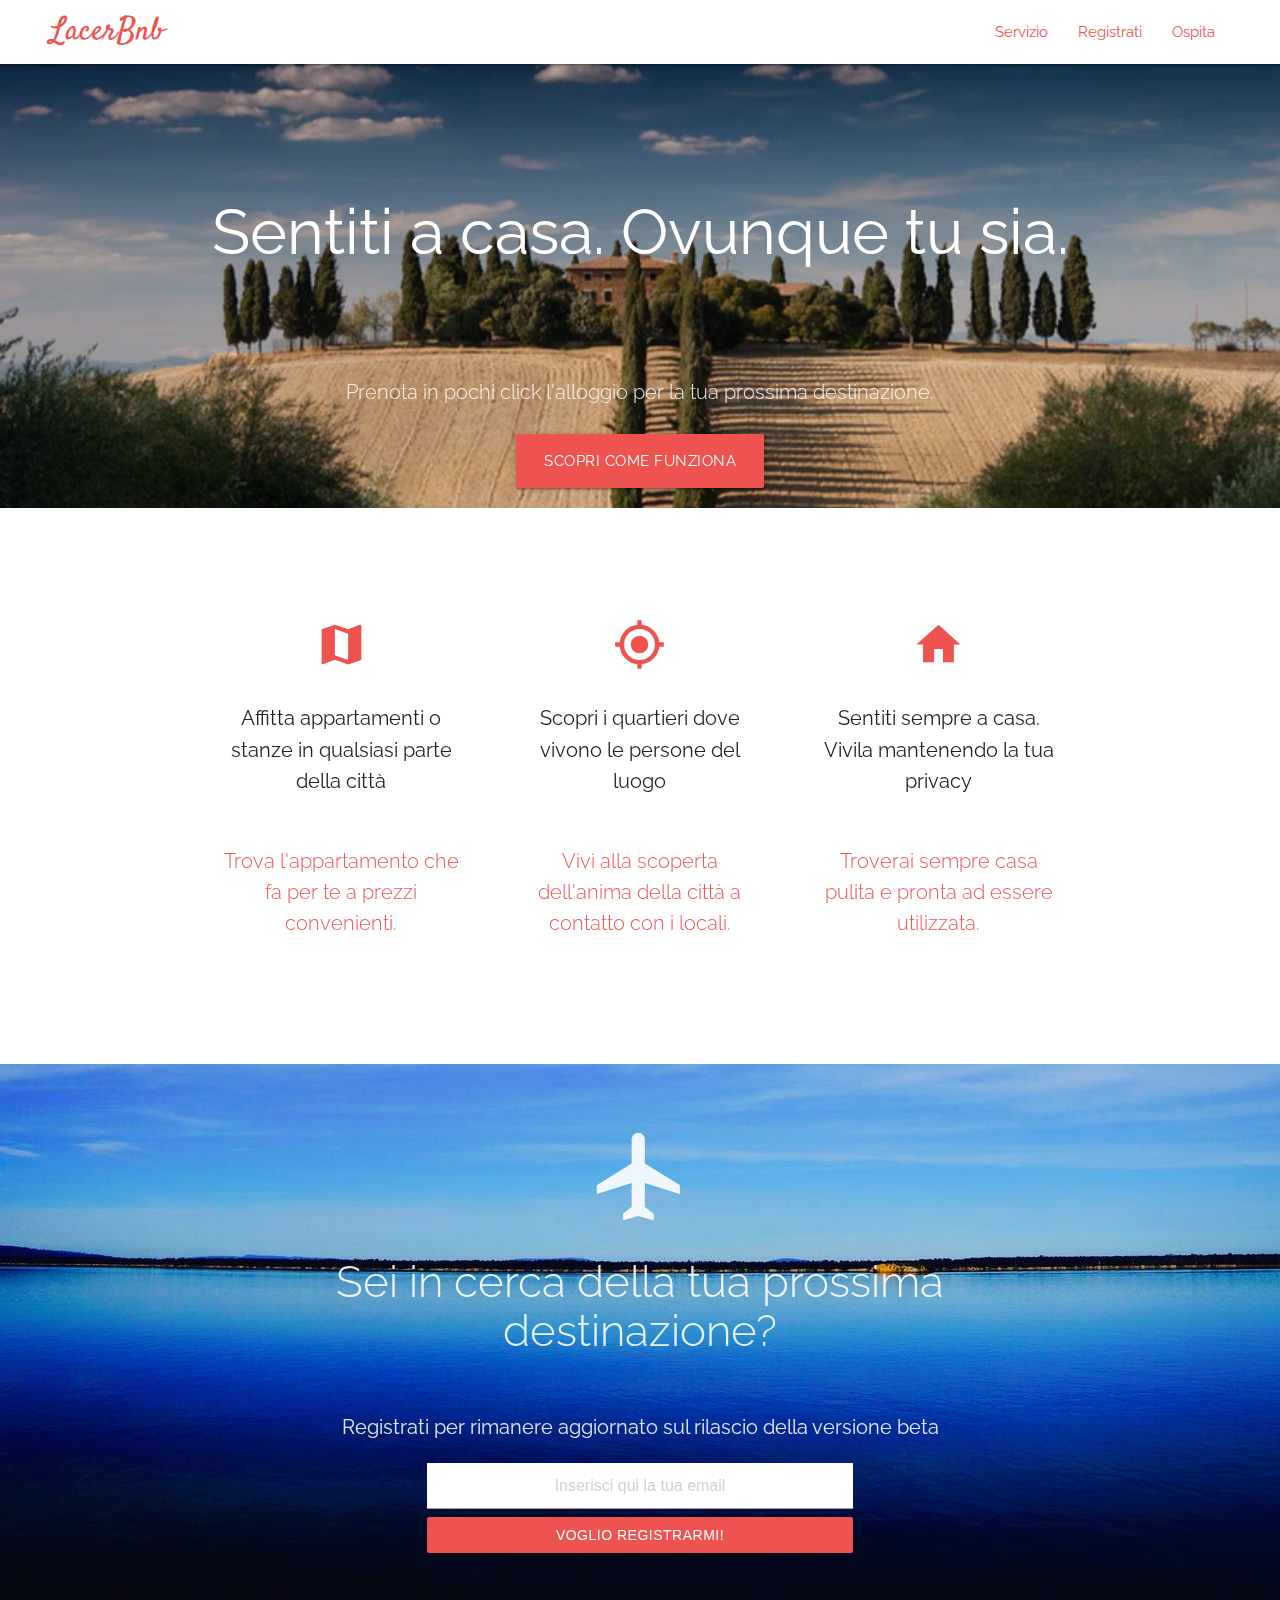
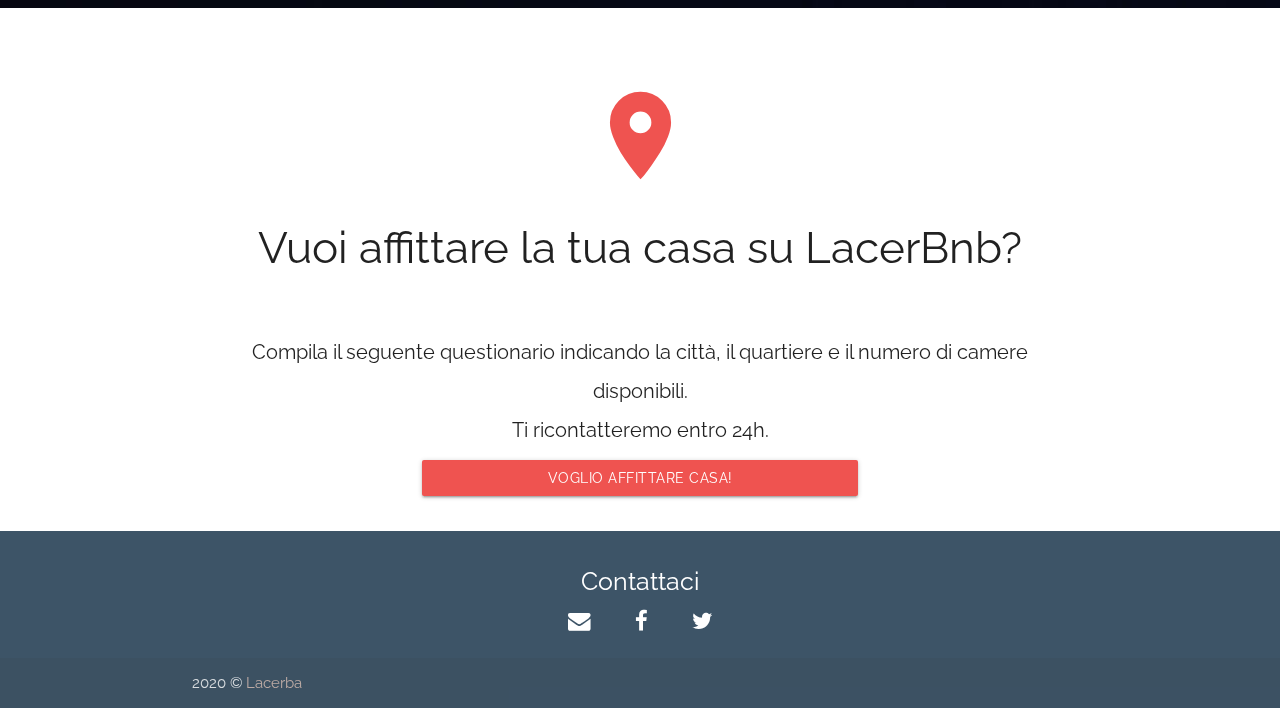
<file: index.html>
<!DOCTYPE html>
<html lang="it">
<head>
  <meta http-equiv="Content-Type" content="text/html; charset=UTF-8"/>
  <meta name="viewport" content="width=device-width, initial-scale=1"/>
  <title>LacerBnb | Case vacanze, appartamenti e camere in affitto</title>
  <meta name="description" content="Affitta posti unici in qualsiasi località. Sentiti a casa ovunque tu sia a prezzi convenienti con LacerBnb"/>

<!-- Facebook Open Graph -->

  <meta property="og:url" content="https://ste-rust.github.io/LacerBnbq/index.html" />
  <meta property="og:title" content="LacerBnb | Case vacanze, appartamenti e camere in affitto" />
  <meta property="og:description" content="Affitta posti unici in qualsiasi località. Sentiti a casa ovunque tu sia a prezzi convenienti con LacerBnb" />
  <meta property="og:image" content="https://ste-rust.github.io/LacerBnbq/Lacerbnb.jpg" />

  <!-- CSS  -->
  <link href="https://fonts.googleapis.com/icon?family=Material+Icons" rel="stylesheet">
  <link href="css/materialize.css" type="text/css" rel="stylesheet" media="screen,projection"/>
  <link href="css/style.css" type="text/css" rel="stylesheet" media="screen,projection"/>

  <!-- Google Fonts -->
  <link href="https://fonts.googleapis.com/css2?family=Raleway&family=Satisfy&display=swap" rel="stylesheet">

<!-- Font Awesome -->
<link rel="stylesheet" href="font-awesome/css/font-awesome.min.css">

<!-- SumoMe -->
<script async>(function(s,u,m,o,j,v){j=u.createElement(m);v=u.getElementsByTagName(m)[0];j.async=1;j.src=o;j.dataset.sumoSiteId='b1b7aba13cff153c00de54eccf3839f17a03c7af18a441da771090ad00c42949';v.parentNode.insertBefore(j,v)})(window,document,'script','//load.sumo.com/');</script>

</head>
<body>
  <!-- Fixed Navbar -->
  <div class="navbar-fixed">
    <nav>
      <div class="nav-wrapper white">
        <a href="#" class="brand-logo">LacerBnb</a>
        <a href="#" data-target="mobile-demo" class="sidenav-trigger"><i class="material-icons">menu</i></a>
        <ul class="right hide-on-med-and-down">
          <li><a href="#servizio">Servizio</a></li>
          <li><a href="#registrazione">Registrati</a></li>
          <li><a href="#ospita">Ospita</a></li>
        </ul>
      </div>
    </nav>
  </div>
    <ul class="sidenav" id="mobile-demo">
      <li><a href="#servizio">Servizio</a></li>
      <li><a href="#registrazione">Registrati</a></li>
      <li><a href="#ospita">Ospita</a></li>
    </ul>

  <!-- Intro -->
  <div id="index-banner" class="parallax-container">
    <div class="section-intro no-pad-bot">
      <div class="container">
        <br><br>
        <!-- <h1 class="header center teal-text text-lighten-2">
        Sentiti a casa. Ovunque tu sia.</h1> -->
        <h1 class="header center white-text">
        Sentiti a casa. Ovunque tu sia.</h1>
        <div class="row center">
          <h5 class="header-subtitle col s12 light">Prenota in pochi click l'alloggio per la tua prossima destinazione.</h5>
        </div>
        <div class="row center">
          <a href="#servizio" class="btn-large waves-effect waves-light red lighten-1">Scopri come funziona</a>
        </div>
        <br><br>

      </div>
    </div>
    <div class="parallax"><img src="background1.jpg" alt="Unsplashed background img 1"></div>
  </div>

  <!-- Servizio -->

  <div id="servizio" class="container">
    <div class="section">
    	<div class="col-servizio">

	      <!--   Icon Section   -->
	      <div class="row">
	        <div class="col s12 m4">
	          <div class="icon-block">
	            <h2 class="center red-text text-lighten-1"><i class="material-icons">map</i></h2>
	            <h5 class="center">Affitta appartamenti o stanze in qualsiasi parte della città</h5>
				<br>
	            <h5 class="center red-text text-lighten-1 light">Trova l'appartamento che fa per te a prezzi convenienti.</h5>
	          </div>
	        </div>

	        <div class="col s12 m4">
	          <div class="icon-block">
	            <h2 class="center red-text text-lighten-1"><i class="material-icons">my_location</i></h2>
	            <h5 class="center">Scopri i quartieri dove vivono le persone del luogo</h5>
				<br>
	            <h5 class="center red-text text-lighten-1 light">Vivi alla scoperta dell'anima della città a contatto con i locali.</h5>
	          </div>
	        </div>

	        <div class="col s12 m4">
	          <div class="icon-block">
	            <h2 class="center red-text text-lighten-1"><i class="material-icons">home</i></h2>
	            <h5 class="center">Sentiti sempre a casa. Vivila mantenendo la tua privacy</h5>
				<br>
	            <h5 class="center red-text text-lighten-1 light">Troverai sempre casa pulita e pronta ad essere utilizzata.</h5>
	          </div>
	        </div>
	    </div>
      </div>

    </div>
  </div>

<!-- Registrazione -->

  <div id="registrazione" class="parallax-container valign-wrapper">
    <div class="section-registrazione no-pad-bot">
      <div class="container">
        <div class="row center">
         <i class="material-icons registrazione-icon">flight</i>
          <h3 class="col s12 light">Sei in cerca della tua prossima destinazione?</h3>
          <h5 class="col s12 registrazione-subtitle">Registrati per rimanere aggiornato sul rilascio della versione beta</h5>
	        <div class="row">
	        	<div class="input-field col s12 l6 offset-l3">

					<!-- Begin Mailchimp Signup Form -->

					<div id="mc_embed_signup">
						<form action="https://tiscali.us10.list-manage.com/subscribe/post?u=85d9ad725deb99a56581978a0&amp;id=3845d14f08" method="post" id="mc-embedded-subscribe-form" name="mc-embedded-subscribe-form" class="validate" target="_blank" novalidate>
						    <div id="mc_embed_signup_scroll">
						        <div class="mc-field-group">
							       <input type="email" value="" name="EMAIL" class="required email validate white center black-text" placeholder="Inserisci qui la tua email" id="mce-EMAIL">
							       <button class="btn btn-registrazione waves-effect waves-light red lighten-1" type="submit" name="action">Voglio Registrarmi!</button>
						        </div>
						    </div>
						</form>
					</div>
					<!--End mc_embed_signup-->
	          	</div>
	      	</div>
        </div>
      </div>
    </div>
    <div class="parallax"><img src="background2.jpg" alt="Unsplashed background img 2"></div>
  </div>

<!-- Ospita -->

  <div id="ospita" class="container">
    <div class="section">

      <div class="row">
        <div class="col s12 center">
          <i class="material-icons ospita-icon red-text text-lighten-1">place</i>
          <h3>Vuoi affittare la tua casa su LacerBnb?</h3>
          <h5 class="col s12 ospita-subtitle">Compila il seguente questionario indicando la città, il quartiere e il numero di camere disponibili. 
		  <br>
          Ti ricontatteremo entro 24h.</h5>

            <a class="typeform-share col l6 offset-l3 btn btn-ospita waves-effect waves-light red lighten-1" href="https://form.typeform.com/to/FQbbnAnj" data-mode="drawer_left" target="_blank">Voglio affittare casa!</a> 

        </div>
      </div>

    </div>
  </div>

<!-- Footer -->
  <footer class="page-footer">
    <div class="container">
      <div class="row">
        <div class="col l12 s12 center">
          <h5 class="white-text">Contattaci</h5>
          <a href="mailto:lacerba.io" class="social-icon"><i class="fa fa-envelope"></i></a>
          <a href="http://www.facebook.com" target="_blank" class="social-icon"><i class="fa fa-facebook"></i></a>
          <a href="http://www.twitter.com" target="_blank" class="social-icon"><i class="fa fa-twitter" aria-hidden="true"></i></a>
        </div>
      </div>
    </div>
    <div class="footer-copyright">
      <div class="container">
      2020 &copy <a class="brown-text text-lighten-3" href="http://lacerba.io" target="_blank">Lacerba</a>
      </div>
    </div>
  </footer>


  <!--  Scripts-->
  <script src="https://code.jquery.com/jquery-2.1.1.min.js"></script>
  <script src="js/materialize.js"></script>
  <script src="js/init.js"></script>
  <script> (function() { var qs,js,q,s,d=document, gi=d.getElementById, ce=d.createElement, gt=d.getElementsByTagName, id="typef_orm_share", b="https://embed.typeform.com/"; if(!gi.call(d,id)){ js=ce.call(d,"script"); js.id=id; js.src=b+"embed.js"; q=gt.call(d,"script")[0]; q.parentNode.insertBefore(js,q) } })() </script>

  </body>
</html>
</file>
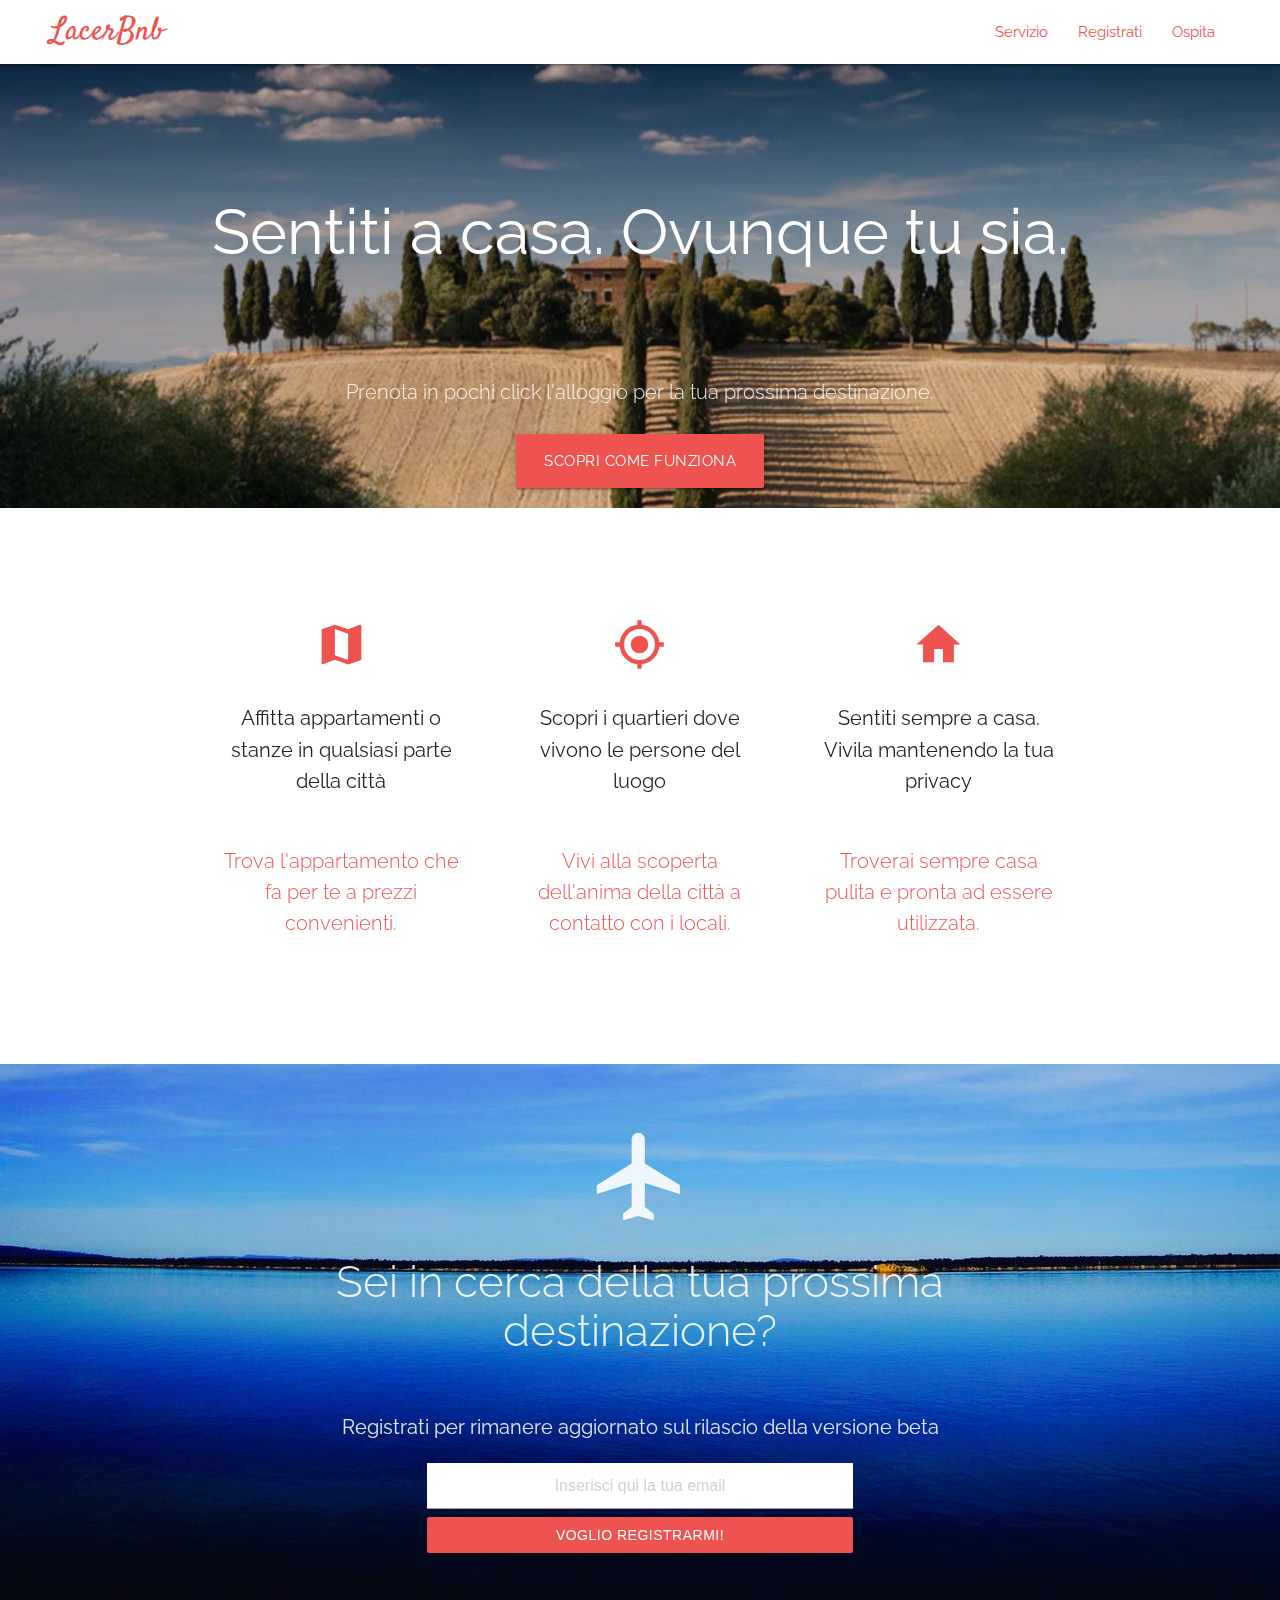
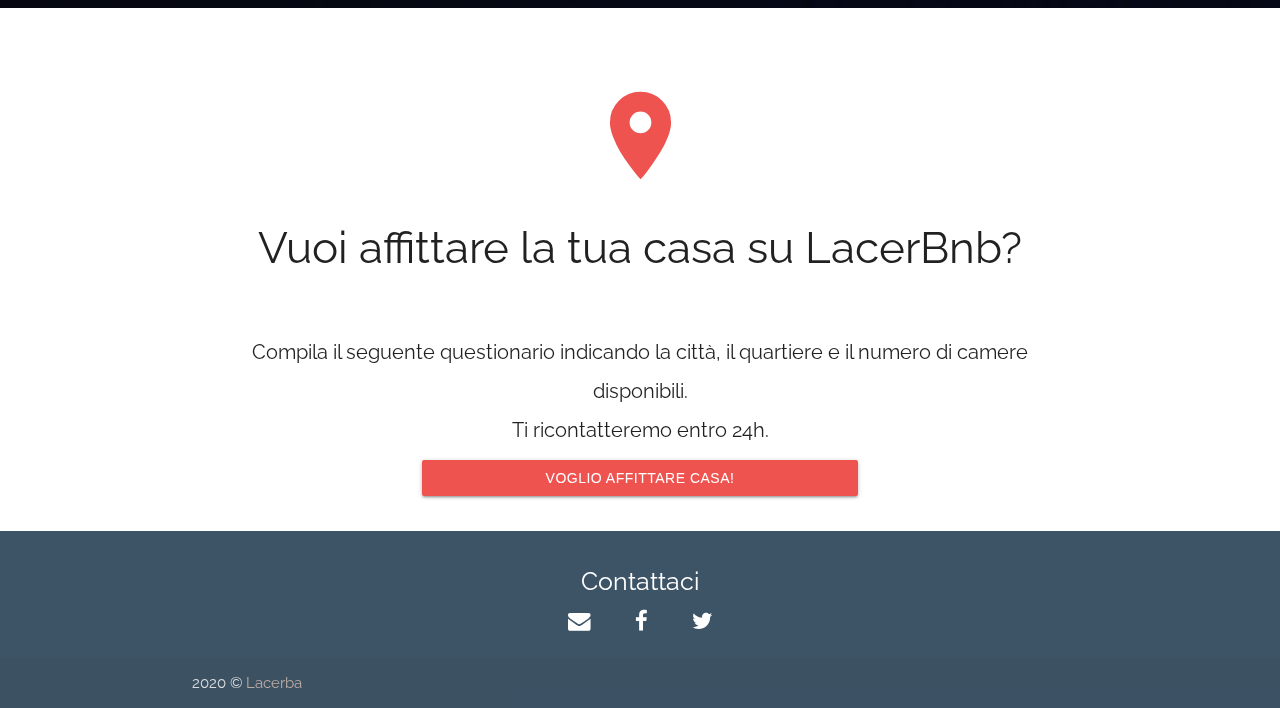
<file: index_old.html>
<!DOCTYPE html>
<html lang="it">
<head>
  <meta http-equiv="Content-Type" content="text/html; charset=UTF-8"/>
  <meta name="viewport" content="width=device-width, initial-scale=1"/>
  <title>Parallax Template - Materialize</title>

  <!-- CSS  -->
  <link href="https://fonts.googleapis.com/icon?family=Material+Icons" rel="stylesheet">
  <link href="css/materialize.css" type="text/css" rel="stylesheet" media="screen,projection"/>
  <link href="css/style.css" type="text/css" rel="stylesheet" media="screen,projection"/>

  <!-- Google Fonts -->
  <link href="https://fonts.googleapis.com/css2?family=Raleway&family=Satisfy&display=swap" rel="stylesheet">

<!-- Font Awesome -->
<link rel="stylesheet" href="font-awesome/css/font-awesome.min.css">

</head>
<body>
  <!-- Fixed Navbar -->
  <div class="navbar-fixed">
    <nav>
      <div class="nav-wrapper white">
        <a href="#" class="brand-logo">LacerBnb</a>
        <a href="#" data-target="mobile-demo" class="sidenav-trigger"><i class="material-icons">menu</i></a>
        <ul class="right hide-on-med-and-down">
          <li><a href="#servizio">Servizio</a></li>
          <li><a href="#registrazione">Registrati</a></li>
          <li><a href="#ospita">Ospita</a></li>
        </ul>
      </div>
    </nav>
  </div>
    <ul class="sidenav" id="mobile-demo">
      <li><a href="#servizio">Servizio</a></li>
      <li><a href="#registrazione">Registrati</a></li>
      <li><a href="#ospita">Ospita</a></li>
    </ul>

  <!-- Intro -->
  <div id="index-banner" class="parallax-container">
    <div class="section-intro no-pad-bot">
      <div class="container">
        <br><br>
        <!-- <h1 class="header center teal-text text-lighten-2">
        Sentiti a casa. Ovunque tu sia.</h1> -->
        <h1 class="header center white-text">
        Sentiti a casa. Ovunque tu sia.</h1>
        <div class="row center">
          <h5 class="header-subtitle col s12 light">Prenota in pochi click l'alloggio per la tua prossima destinazione.</h5>
        </div>
        <div class="row center">
          <a href="#servizio" class="btn-large waves-effect waves-light red lighten-1">Scopri come funziona</a>
        </div>
        <br><br>

      </div>
    </div>
    <div class="parallax"><img src="background1.jpg" alt="Unsplashed background img 1"></div>
  </div>

  <!-- Servizio -->

  <div id="servizio" class="container">
    <div class="section">
    	<div class="col-servizio">

	      <!--   Icon Section   -->
	      <div class="row">
	        <div class="col s12 m4">
	          <div class="icon-block">
	            <h2 class="center red-text text-lighten-1"><i class="material-icons">map</i></h2>
	            <h5 class="center">Affitta appartamenti o stanze in qualsiasi parte della città</h5>
				<br>
	            <h5 class="center red-text text-lighten-1 light">Trova l'appartamento che fa per te a prezzi convenienti.</h5>
	          </div>
	        </div>

	        <div class="col s12 m4">
	          <div class="icon-block">
	            <h2 class="center red-text text-lighten-1"><i class="material-icons">my_location</i></h2>
	            <h5 class="center">Scopri i quartieri dove vivono le persone del luogo</h5>
				<br>
	            <h5 class="center red-text text-lighten-1 light">Vivi alla scoperta dell'anima della città a contatto con i locali.</h5>
	          </div>
	        </div>

	        <div class="col s12 m4">
	          <div class="icon-block">
	            <h2 class="center red-text text-lighten-1"><i class="material-icons">home</i></h2>
	            <h5 class="center">Sentiti sempre a casa. Vivila mantenendo la tua privacy</h5>
				<br>
	            <h5 class="center red-text text-lighten-1 light">Troverai sempre casa pulita e pronta ad essere utilizzata.</h5>
	          </div>
	        </div>
	    </div>
      </div>

    </div>
  </div>

<!-- Registrazione -->

  <div id="registrazione" class="parallax-container valign-wrapper">
    <div class="section-registrazione no-pad-bot">
      <div class="container">
        <div class="row center">
         <i class="material-icons registrazione-icon">flight</i>
          <h3 class="col s12 light">Sei in cerca della tua prossima destinazione?</h3>
          <h5 class="col s12 registrazione-subtitle">Registrati per rimanere aggiornato sul rilascio della versione beta</h5>
	        <div class="row">
	        	<div class="input-field col s12 l6 offset-l3">
	          		<input id="email" type="email" class="validate white center black-text" placeholder="Inserisci qui la tua email">
	          		 <button class="btn btn-registrazione waves-effect waves-light red lighten-1" type="submit" name="action">Voglio Registrarmi!</button>
	          	</div>
	      	</div>
        </div>
      </div>
    </div>
    <div class="parallax"><img src="background2.jpg" alt="Unsplashed background img 2"></div>
  </div>

<!-- Ospita -->

  <div id="ospita" class="container">
    <div class="section">

      <div class="row">
        <div class="col s12 center">
          <i class="material-icons ospita-icon red-text text-lighten-1">place</i>
          <h3>Vuoi affittare la tua casa su LacerBnb?</h3>
          <h5 class="col s12 ospita-subtitle">Compila il seguente questionario indicando la città, il quartiere e il numero di camere disponibili. 
		  <br>
          Ti ricontatteremo entro 24h.</h5>
          <button class="col l6 offset-l3 btn btn-ospita waves-effect waves-light red lighten-1" type="submit" name="action">Voglio affittare casa!</button>
        </div>
      </div>

    </div>
  </div>

<!-- Footer -->
  <footer class="page-footer">
    <div class="container">
      <div class="row">
        <div class="col l12 s12 center">
          <h5 class="white-text">Contattaci</h5>
          <a href="mailto:lacerba.io" class="social-icon"><i class="fa fa-envelope"></i></a>
          <a href="http://www.facebook.com" target="_blank" class="social-icon"><i class="fa fa-facebook"></i></a>
          <a href="http://www.twitter.com" target="_blank" class="social-icon"><i class="fa fa-twitter" aria-hidden="true"></i></a>
        </div>
      </div>
    </div>
    <div class="footer-copyright">
      <div class="container">
      2020 &copy <a class="brown-text text-lighten-3" href="http://lacerba.io" target="_blank">Lacerba</a>
      </div>
    </div>
  </footer>


  <!--  Scripts-->
  <script src="https://code.jquery.com/jquery-2.1.1.min.js"></script>
  <script src="js/materialize.js"></script>
  <script src="js/init.js"></script>

  </body>
</html>
</file>
<file: css/style.css>
/* Custom Stylesheet */
/**
 * Use this file to override Materialize files so you can update
 * the core Materialize files in the future
 *
 * Made By MaterializeCSS.com
 */

body {
  font-family: 'Raleway', sans-serif;
}

nav ul a,
nav .brand-logo {
  color: #ef5350;
}

nav .brand-logo {
  font-family: 'Satisfy', cursive;
}

nav .nav-wrapper {
    padding: 0 50px;
}

p {
  line-height: 2rem;
}

.sidenav-trigger {
  color: #ef2558;
}

.parallax-container {
  min-height: 380px;
  line-height: 0;
  height: auto;
  color: rgba(255,255,255,.9);
}

.section-intro {
  height: 100%;
  width: 100%;
}

.header {
    margin-top: 15%;
  }

.header-subtitle {
    margin-top: 10%;
    font-size: 1.3em;
  }

@media only screen and (max-width : 992px) {
  .parallax-container .section {
    position: absolute;
    top: 40%;
  }
  #index-banner .section {
    top: 10%;
  }
}

@media only screen and (max-width : 600px) {
  #index-banner .section {
    top: 0;
  }

.sidenav {
    padding: 0 10px;
  } 
}

.col-servizio {
  margin-top: 60px;
  margin-bottom: 100px;
}

.icon-block {
  padding: 0 15px;
}
.icon-block .material-icons {
  font-size: inherit;
}

#servizio h5 {
  font-size: 1.3em;
  line-height: 1.6em;
}

.section-registrazione {
  height: 100%;
  width: 100%;
}

.registrazione-icon {
  font-size: 7em;
  margin-top: 60px;
}

.registrazione-subtitle {
  font-size: 1.3em;
  margin-top: 5%;
}

.btn-registrazione {
  width: 100%;
}

.ospita-icon {
  font-size: 7em;
  margin-top: 60px;
}

.ospita-subtitle {
  font-size: 1.3em;
  margin-top: 5%;
  line-height: 2em;
}

.btn-ospita {
  width: 100%;
}

footer.page-footer {
  margin: 0;
  background-color: #3d5467;
}

.social-icon {
  font-size: 1.5em;
  color: #fff;
  padding: 0 20px;
}

.social-icon:hover {
  color: #ef5350;
}
</file>
